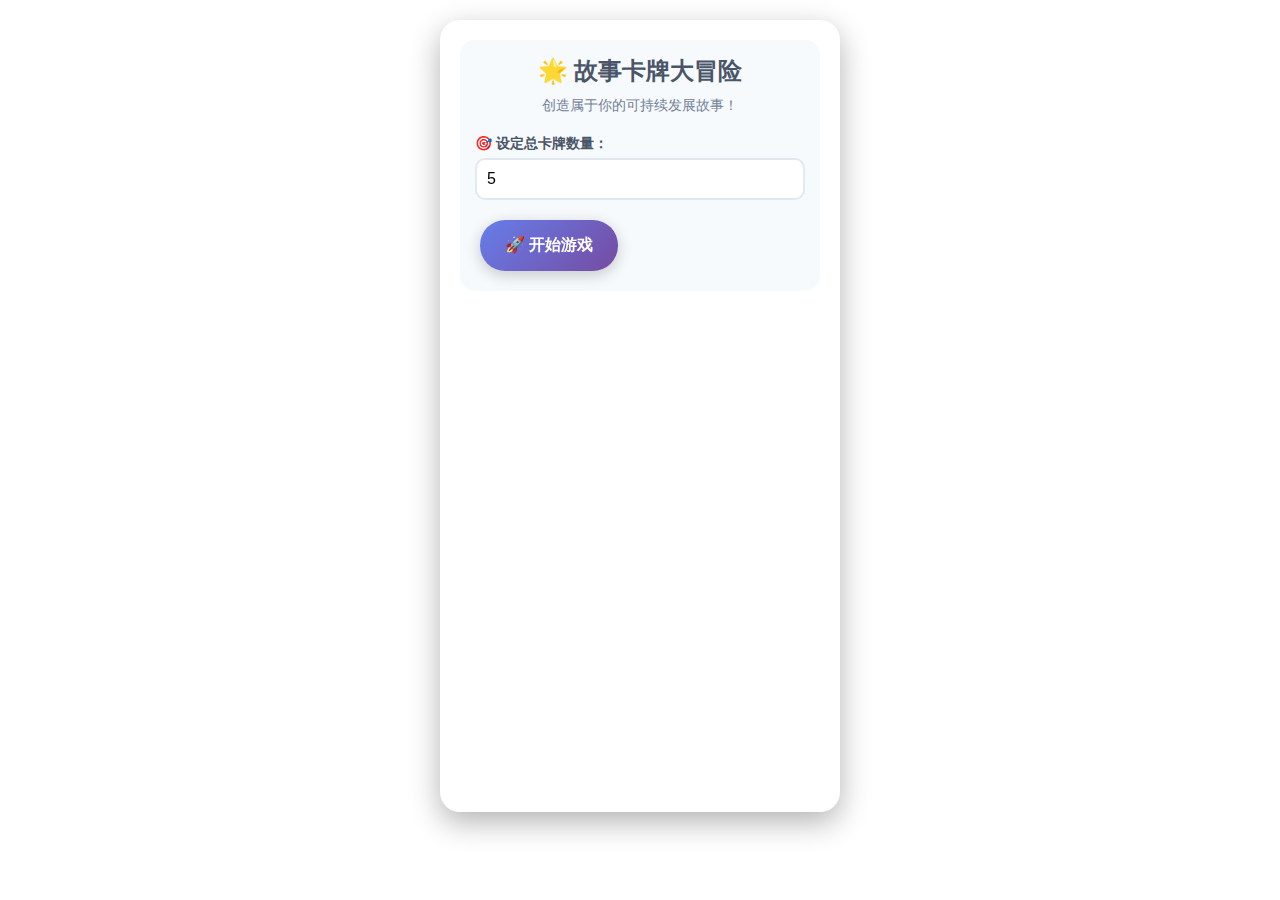
<file: index.html>
<!DOCTYPE html>
<html lang="zh">
<head>
    <meta charset="UTF-8">
    <meta name="viewport" content="width=device-width, initial-scale=1.0, user-scalable=no">
    <title>🌟 故事卡牌大冒险</title>
    <link rel="stylesheet" href="style.css">
</head>
<body>
    <div class="container" style="height: 3000px;">

        <div class="settings" id="settingsPanel">
            <div class="header">
                <h1 class="title">🌟 故事卡牌大冒险</h1>
                <p class="subtitle">创造属于你的可持续发展故事！</p>
            </div>
            <div class="setting-group">
                <label class="setting-label">🎯 设定总卡牌数量：</label>
                <input type="number" class="setting-input" id="totalCards" value="5" min="3" max="20">
            </div>
            <button class="button" onclick="startGame()">🚀 开始游戏</button>
        </div>
        
        <div id="gamePanel" style="display: none;">

         <div style="text-align: center;">
                <button class="button" id="drawButton" onclick="drawCard()">🎴 抽卡</button>
                <!-- <button class="button button-secondary" onclick="getStoryHint()" id="hintButton" style="display: none;">💡 故事提示</button> -->
                <button class="button button-secondary" onclick="restartGame()">🔄 重开</button>
            </div>


            <div class="game-info">
                <p>🎲 卡牌进度：<span id="currentCard">0</span> / <span id="totalCardsDisplay">5</span></p>
                <div class="progress">
                    <div class="progress-bar">
                        <div class="progress-fill" id="progressFill" style="width: 0%"></div>
                    </div>
                </div>
            </div>
            
            <div class="card-display" id="cardDisplay">
                <div class="empty-state">
                    点击下方按钮抽取你的第一张卡牌！✨
                </div>
            </div>
            
            <div class="cards-drawn" id="cardsDrawn" style="display: none;">
                <h3>📚 已抽取的卡牌：</h3>
                <div id="drawnCardsList"></div>
            </div>
            
 
            
            <div class="story-hint" id="storyHint" style="display: none;"></div>
        </div>
    </div>

    <script src="script.js"></script>
</body>
</html>
</file>
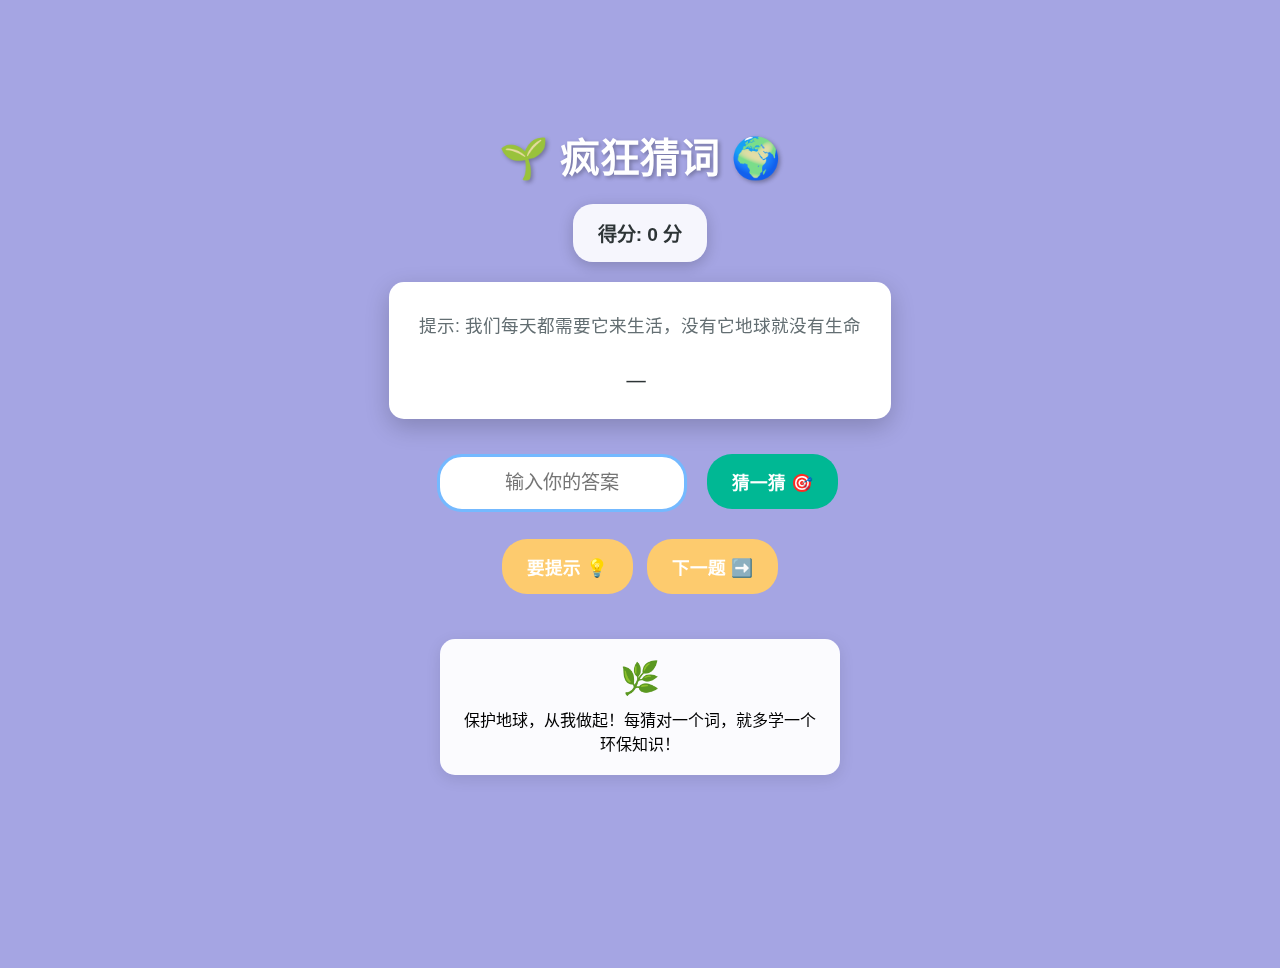
<file: caici/index.html>
<!DOCTYPE html>
<html lang="zh-CN">
<head>
    <meta charset="UTF-8">
    <meta name="viewport" content="width=device-width, initial-scale=1.0, user-scalable=no">
    <title>疯狂猜词 - 环保版</title>
    <style>
        * {
            margin: 0;
            padding: 0;
            box-sizing: border-box;
            -webkit-touch-callout: none;
            -webkit-user-select: none;
            user-select: none;
            /*background-color: black;*/
        }




        body {
            font-family: '微软雅黑', sans-serif;
            background: linear-gradient(135deg, #74b9ff 0%, #0984e3 100%);
            min-height: 100vh;
            overflow: hidden;
            position: fixed;
            width: 100%;
            touch-action: none;
            padding-bottom: calc(68px + env(safe-area-inset-bottom));
            background: #a5a5e3;
        }

        .game-container {
            display: flex;
            flex-direction: column;
            align-items: center;
            justify-content: center;
            min-height: 100vh;
            padding: 20px;
            position: relative;
        }

        .game-title {
            font-size: 2.5rem;
            color: white;
            text-shadow: 2px 2px 4px rgba(0,0,0,0.3);
            margin-bottom: 20px;
            animation: bounce 2s infinite;
        }

        .score-board {
            background: rgba(255,255,255,0.9);
            padding: 15px 25px;
            border-radius: 20px;
            margin-bottom: 20px;
            box-shadow: 0 4px 15px rgba(0,0,0,0.2);
        }

        .score {
            font-size: 1.2rem;
            color: #2d3436;
            font-weight: bold;
        }

        .word-display {
            background: white;
            padding: 30px;
            border-radius: 15px;
            margin-bottom: 30px;
            box-shadow: 0 8px 25px rgba(0,0,0,0.2);
            min-width: 300px;
            text-align: center;
        }

        .hint {
            font-size: 1.1rem;
            color: #636e72;
            margin-bottom: 15px;
        }

        .word-letters {
            font-size: 2rem;
            font-weight: bold;
            color: #2d3436;
            letter-spacing: 8px;
            font-family: monospace;
        }

        .input-area {
            margin-bottom: 20px;
        }

        .guess-input {
            padding: 15px 20px;
            font-size: 1.2rem;
            border: 3px solid #74b9ff;
            border-radius: 25px;
            outline: none;
            width: 250px;
            text-align: center;
            margin-right: 10px;
        }

        .btn {
            padding: 15px 25px;
            font-size: 1.1rem;
            font-weight: bold;
            border: none;
            border-radius: 25px;
            cursor: pointer;
            transition: all 0.3s ease;
            margin: 5px;
        }

        .btn-primary {
            background: #00b894;
            color: white;
        }

        .btn-primary:hover {
            background: #00a085;
            transform: translateY(-2px);
        }

        .btn-secondary {
            background: #fdcb6e;
            color: white;
        }

        .btn-secondary:hover {
            background: #f39c12;
            transform: translateY(-2px);
        }

        .message {
            padding: 15px 25px;
            border-radius: 15px;
            margin: 10px 0;
            font-weight: bold;
            text-align: center;
            animation: fadeIn 0.5s ease;
        }

        .message.correct {
            background: #00b894;
            color: white;
        }

        .message.wrong {
            background: #e17055;
            color: white;
        }

        .eco-tips {
            background: rgba(255,255,255,0.95);
            padding: 20px;
            border-radius: 15px;
            margin-top: 20px;
            max-width: 400px;
            text-align: center;
            box-shadow: 0 4px 15px rgba(0,0,0,0.1);
        }

        .eco-icon {
            font-size: 2rem;
            margin-bottom: 10px;
        }

        @keyframes bounce {
            0%, 20%, 50%, 80%, 100% { transform: translateY(0); }
            40% { transform: translateY(-10px); }
            60% { transform: translateY(-5px); }
        }

        @keyframes fadeIn {
            from { opacity: 0; transform: translateY(20px); }
            to { opacity: 1; transform: translateY(0); }
        }

        /* iPhone适配 */
        @supports (padding-bottom: env(safe-area-inset-bottom)) {
            body {
                padding-bottom: calc(68px + env(safe-area-inset-bottom));
            }
        }

        /* 响应式设计 */
        @media (max-width: 480px) {
            .game-title {
                font-size: 2rem;
            }
            
            .word-display {
                min-width: 250px;
                padding: 20px;
            }
            
            .word-letters {
                font-size: 1.5rem;
                letter-spacing: 5px;
            }
            
            .guess-input {
                width: 200px;
                margin-bottom: 10px;
            }
        }
    </style>
</head>
<body>
    <div class="game-container">
        <h1 class="game-title">🌱 疯狂猜词 🌍</h1>
        
        <div class="score-board">
            <div class="score">得分: <span id="score">0</span> 分</div>
        </div>

        <div class="word-display">
            <div class="hint" id="hint">提示: 我们每天都需要它来生活</div>
            <div class="word-letters" id="wordDisplay">_ _ _</div>
        </div>

        <div class="input-area">
            <input type="text" class="guess-input" id="guessInput" placeholder="输入你的答案">
            <button class="btn btn-primary" onclick="checkAnswer()">猜一猜 🎯</button>
        </div>

        <div class="input-area">
            <button class="btn btn-secondary" onclick="getHint()">要提示 💡</button>
            <button class="btn btn-secondary" onclick="nextWord()">下一题 ➡️</button>
        </div>

        <div id="message"></div>

        <div class="eco-tips">
            <div class="eco-icon">🌿</div>
            <div>保护地球，从我做起！每猜对一个词，就多学一个环保知识！</div>
        </div>
    </div>

    <script>
        // 防止页面滑动
        document.addEventListener('touchmove', function(e) {
            e.preventDefault();
        }, { passive: false });

        // 防止双击缩放
        let lastTouchEnd = 0;
        document.addEventListener('touchend', function(e) {
            let now = (new Date()).getTime();
            if (now - lastTouchEnd <= 300) {
                e.preventDefault();
            }
            lastTouchEnd = now;
        }, false);

        const words = [
            { word: '水', hint: '我们每天都需要它来生活，没有它地球就没有生命', tips: '💧 节约用水，保护水资源！' },
            { word: '树', hint: '它是地球的肺，能制造新鲜空气', tips: '🌳 多种树，让地球更绿！' },
            { word: '垃圾分类', hint: '把不同的废物放到不同的桶里', tips: '🗂️ 垃圾分类，变废为宝！' },
            { word: '太阳能', hint: '来自天空中那个大火球的清洁能源', tips: '☀️ 使用清洁能源，减少污染！' },
            { word: '回收', hint: '让旧东西变成新东西的魔法', tips: '♻️ 回收利用，循环使用！' },
            { word: '节能', hint: '少用一些电和能量的好习惯', tips: '💡 节约能源，保护环境！' },
            { word: '绿色出行', hint: '走路、骑车或坐公交去玩', tips: '🚲 绿色出行，减少尾气！' },
            { word: '环保袋', hint: '去超市购物时可以重复使用的袋子', tips: '🛍️ 使用环保袋，减少塑料！' },
            { word: '空气', hint: '我们呼吸的看不见的东西', tips: '🌬️ 保护空气，健康呼吸！' },
            { word: '花草', hint: '美丽的植物朋友们', tips: '🌸 爱护花草，美化环境！' }
        ];

        let currentWordIndex = 0;
        let score = 0;
        let hintsUsed = 0;

        function displayWord() {
            const current = words[currentWordIndex];
            const wordLength = current.word.length;
            document.getElementById('hint').textContent = `提示: ${current.hint}`;
            document.getElementById('wordDisplay').textContent = '_ '.repeat(wordLength).trim();
            document.getElementById('guessInput').value = '';
            document.getElementById('message').innerHTML = '';
            hintsUsed = 0;
        }

        function checkAnswer() {
            const guess = document.getElementById('guessInput').value.trim();
            const correct = words[currentWordIndex].word;
            const messageDiv = document.getElementById('message');

            if (guess === correct) {
                score += (10 - hintsUsed * 2);
                document.getElementById('score').textContent = score;
                messageDiv.innerHTML = `
                    <div class="message correct">
                        🎉 太棒了！答对了！<br>
                        ${words[currentWordIndex].tips}
                    </div>
                `;
                setTimeout(() => {
                    nextWord();
                }, 2000);
            } else {
                messageDiv.innerHTML = `
                    <div class="message wrong">
                        😅 再想想吧！不是"${guess}"哦
                    </div>
                `;
                setTimeout(() => {
                    document.getElementById('message').innerHTML = '';
                }, 1500);
            }
        }

        function getHint() {
            const current = words[currentWordIndex];
            const word = current.word;
            hintsUsed++;
            
            if (hintsUsed === 1) {
                // 显示第一个字
                let display = word[0];
                for (let i = 1; i < word.length; i++) {
                    display += ' _';
                }
                document.getElementById('wordDisplay').textContent = display;
            } else if (hintsUsed === 2) {
                // 显示更多字
                let display = '';
                for (let i = 0; i < word.length; i++) {
                    if (i === 0 || i === Math.floor(word.length / 2)) {
                        display += word[i] + ' ';
                    } else {
                        display += '_ ';
                    }
                }
                document.getElementById('wordDisplay').textContent = display.trim();
            } else {
                document.getElementById('message').innerHTML = `
                    <div class="message">💡 已经给了很多提示啦！再仔细想想</div>
                `;
                setTimeout(() => {
                    document.getElementById('message').innerHTML = '';
                }, 1500);
            }
        }

        function nextWord() {
            currentWordIndex = (currentWordIndex + 1) % words.length;
            displayWord();
        }

        // 回车键提交答案
        document.getElementById('guessInput').addEventListener('keypress', function(e) {
            if (e.key === 'Enter') {
                checkAnswer();
            }
        });

        // 初始化游戏
        displayWord();
    </script>
</body>
</html>
</file>
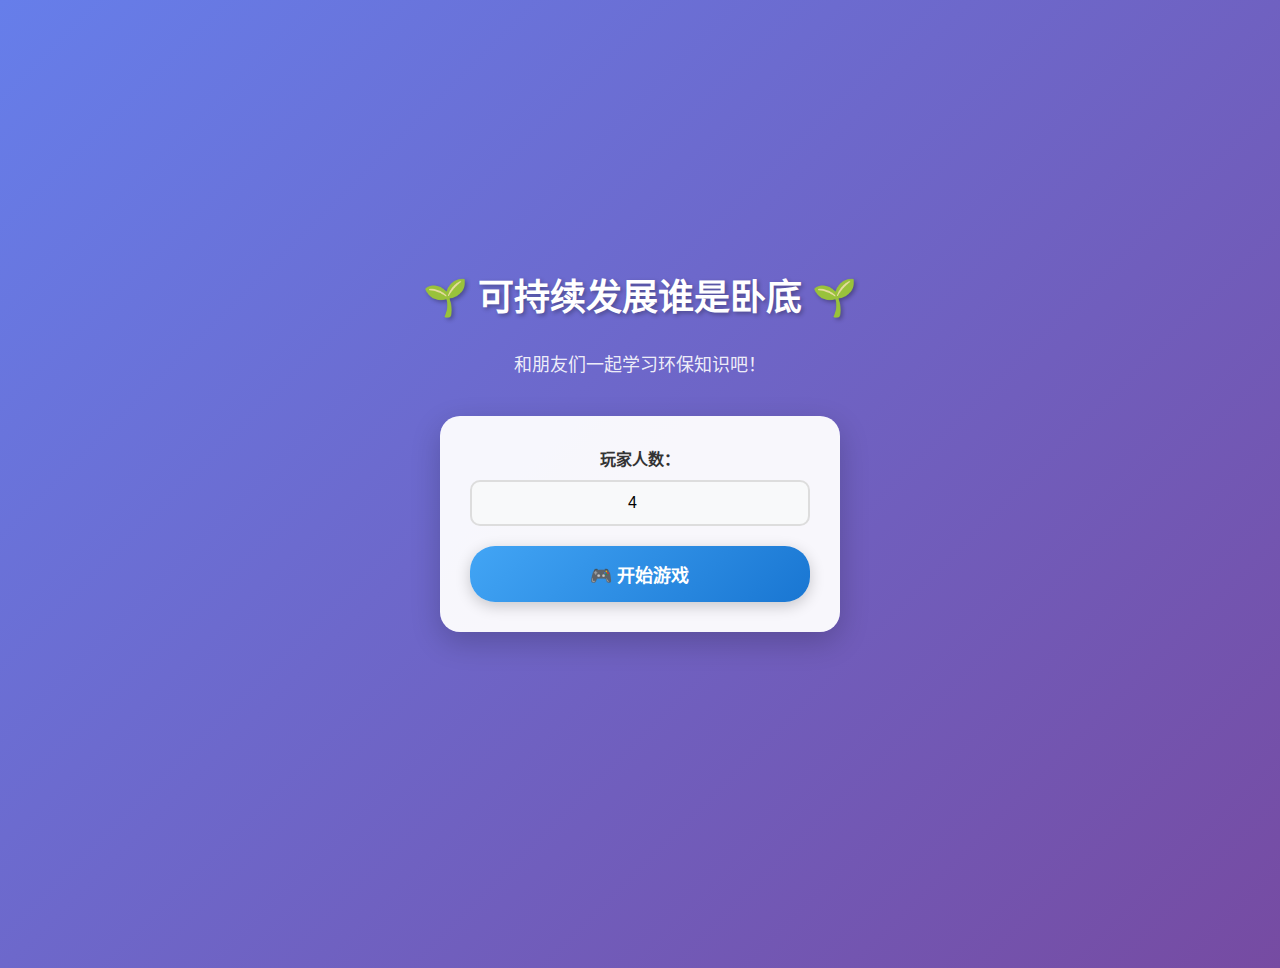
<file: wodi/index.html>
<!DOCTYPE html>
<html lang="zh-CN">
<head>
    <meta charset="UTF-8">
    <meta name="viewport" content="width=device-width, initial-scale=1.0, user-scalable=no">
    <title>可持续发展 - 谁是卧底</title>
    <link rel="stylesheet" href="styles.css">
</head>
<body>
    <div class="container">
        <h1 class="title">🌱 可持续发展谁是卧底 🌱</h1>
        <p class="subtitle">和朋友们一起学习环保知识吧！</p>
        
        <!-- 游戏设置页 -->
        <div class="game-setup" id="gameSetup">
            <div class="player-input">
                <label for="playerCount">玩家人数：</label>
                <input type="number" id="playerCount" min="3" max="8" value="4" />
            </div>
            <button class="start-btn" id="startBtn">🎮 开始游戏</button>
        </div>
        
        <!-- 游戏进行页 -->
        <div class="game-area" id="gameArea">
            <div class="current-player">
                <div class="player-name" id="currentPlayerName">玩家 1</div>
                <div class="player-number" id="playerProgress">1 / 4</div>
            </div>
            
            <div class="card">
                <div class="word" id="wordDisplay">竹制品</div>
                <div class="word-description" id="wordDescription">环保可降解的天然材料制品</div>
            </div>
            
            <div>
                <button class="next-btn" id="nextBtn">👀 我看完了</button>
                <button class="reveal-btn" id="revealBtn">🎯 揭晓答案</button>
            </div>
        </div>
        
        <!-- 游戏结束页 -->
        <div class="game-end" id="gameEnd">
            <h2 class="end-title">🎉 游戏结束！</h2>
            <div class="word-reveal">
                <h3>平民词汇：<span id="civilianWord"></span></h3>
                <p id="civilianDesc"></p>
            </div>
            <div class="word-reveal">
                <h3>卧底词汇：<span id="spyWord"></span></h3>
                <p id="spyDesc"></p>
            </div>
            <button class="restart-btn" id="restartBtn">🔄 再玩一次</button>
        </div>
    </div>

    <script src="script.js"></script>
</body>
</html>
</file>
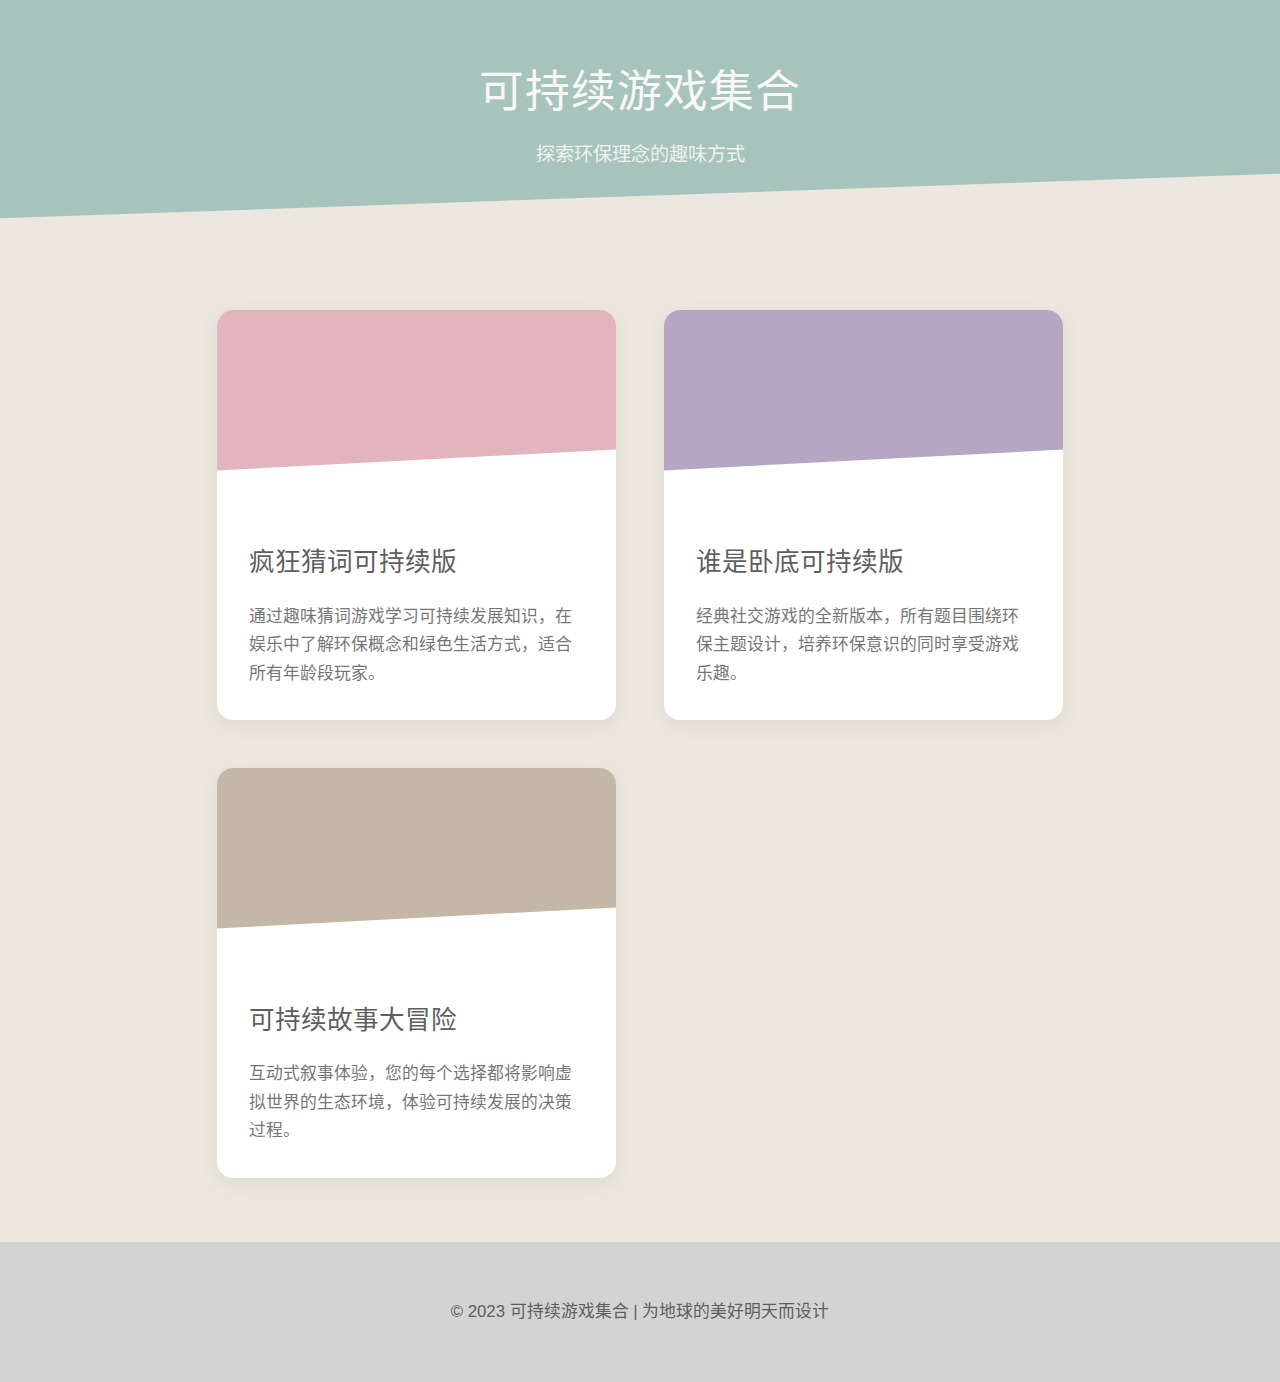
<file: sustainable.html>
<!DOCTYPE html>
<html lang="zh-CN">
<head>
    <meta charset="UTF-8">
    <meta name="viewport" content="width=device-width, initial-scale=1.0">
    <title>可持续游戏集合</title>
    <style>
        :root {
            /* 莫兰迪色系 - 每个颜色都不同 */
            --header-bg: #a7c4bc;  /* 莫兰迪绿 */
            --card1-bg: #e2b4bd;   /* 莫兰迪粉 */
            --card2-bg: #b5a7c4;   /* 莫兰迪紫 */
            --card3-bg: #c4b7a7;   /* 莫兰迪米 */
            --footer-bg: #d3d3d3;   /* 莫兰迪灰 */
            --text-dark: #5e5e5e;   /* 深灰 */
            --text-light: #f8f8f8; /* 浅色文字 */
            --bg-color: #f0f0f0;    /* 背景浅灰 */
            --shadow-color: rgba(94, 94, 94, 0.1); /* 阴影色 */
        }
        
        body {
            font-family: 'Helvetica Neue', Arial, sans-serif;
            line-height: 1.6;
            color: var(--text-dark);
            background-color: #ECE8DF;
            margin: 0;
            padding: 0;
            display: flex;
            flex-direction: column;
            min-height: 100vh;
        }
        
        header {
            background-color: var(--header-bg);
            color: var(--text-light);
            text-align: center;
            padding: 3.5rem 0;
            position: relative;
            overflow: hidden;
        }
        
        header::after {
            content: "";
            position: absolute;
            bottom: -50px;
            left: 0;
            right: 0;
            height: 100px;
            background: #ECE8DF;
            transform: skewY(-2deg);
            z-index: 1;
        }
        
        .header-content {
            position: relative;
            z-index: 2;
        }
        
        h1 {
            margin: 0;
            font-size: 2.8rem;
            font-weight: 300;
            letter-spacing: 1px;
        }
        
        .subtitle {
            font-weight: 300;
            margin-top: 0.8rem;
            opacity: 0.9;
            font-size: 1.2rem;
        }
        
        .container {
            max-width: 1200px;
            margin: 4rem auto;
            padding: 0 2rem;
            flex: 1;
            z-index: 2;
            position: relative;
        }
        
        .games-grid {
            display: grid;
            grid-template-columns: repeat(auto-fit, minmax(320px, 1fr));
            gap: 3rem;
        }
        
        .game-card {
            background: white;
            border-radius: 16px;
            overflow: hidden;
            box-shadow: 0 6px 18px var(--shadow-color);
            transition: all 0.4s cubic-bezier(0.25, 0.8, 0.25, 1);
            text-decoration: none;
            color: inherit;
            display: flex;
            flex-direction: column;
            height: 100%;
        }
        
        .game-card:hover {
            transform: translateY(-10px);
            box-shadow: 0 12px 24px var(--shadow-color);
        }
        
        .game-image {
            height: 200px;
            display: flex;
            align-items: center;
            justify-content: center;
            position: relative;
            overflow: hidden;
        }
        
        .game-image::after {
            content: "";
            position: absolute;
            bottom: -50px;
            left: 0;
            right: 0;
            height: 100px;
            background: white;
            transform: skewY(-3deg);
        }
        
        #caici {
            background-color: var(--card1-bg);
        }
        
        #wodi {
            background-color: var(--card2-bg);
        }
        
        #story {
            background-color: var(--card3-bg);
        }
        
        .game-content {
            padding: 2rem;
            flex-grow: 1;
        }
        
        .game-title {
            margin: 0 0 1.2rem 0;
            font-size: 1.6rem;
            font-weight: 400;
            color: var(--text-dark);
        }
        
        .game-description {
            margin: 0;
            color: var(--text-dark);
            opacity: 0.85;
            line-height: 1.7;
            font-size: 1.05rem;
        }
        
        footer {
            text-align: center;
            padding: 2.5rem;
            background-color: var(--footer-bg);
            color: var(--text-dark);
            margin-top: auto;
            font-weight: 300;
            font-size: 1.05rem;
        }
        
        @media (max-width: 768px) {
            .games-grid {
                grid-template-columns: 1fr;
                gap: 2.5rem;
            }
            
            h1 {
                font-size: 2.2rem;
            }
            
            .container {
                margin: 3rem auto;
                padding: 0 1.5rem;
            }
            
            .game-image {
                height: 180px;
            }
        }
    </style>
</head>
<body>
    <header>
        <div class="header-content">
            <h1>可持续游戏集合</h1>
            <p class="subtitle">探索环保理念的趣味方式</p>
        </div>
    </header>
    
    <div class="container">
        <div class="games-grid">
            <a href="https://erinchen16.github.io/game/caici/" class="game-card">
                <div class="game-image" id="caici"></div>
                <div class="game-content">
                    <h3 class="game-title">疯狂猜词可持续版</h3>
                    <p class="game-description">通过趣味猜词游戏学习可持续发展知识，在娱乐中了解环保概念和绿色生活方式，适合所有年龄段玩家。</p>
                </div>
            </a>
            
            <a href="https://erinchen16.github.io/game/wodi/" class="game-card">
                <div class="game-image" id="wodi"></div>
                <div class="game-content">
                    <h3 class="game-title">谁是卧底可持续版</h3>
                    <p class="game-description">经典社交游戏的全新版本，所有题目围绕环保主题设计，培养环保意识的同时享受游戏乐趣。</p>
                </div>
            </a>
            
            <a href="https://erinchen16.github.io/game" class="game-card">
                <div class="game-image" id="story"></div>
                <div class="game-content">
                    <h3 class="game-title">可持续故事大冒险</h3>
                    <p class="game-description">互动式叙事体验，您的每个选择都将影响虚拟世界的生态环境，体验可持续发展的决策过程。</p>
                </div>
            </a>
        </div>
    </div>
    
    <footer>
        <p>© 2023 可持续游戏集合 | 为地球的美好明天而设计</p>
    </footer>
</body>
</html>
</file>
<file: style.css>
* {
    margin: 0;
    padding: 0;
    box-sizing: border-box;
}

body {
    font-family: 'Comic Sans MS', cursive, sans-serif;
    background: linear-gradient(135deg, #667eea 0%, #764ba2 100%);
    min-height: 100vh;
    padding: 20px;
    padding-bottom: calc(68px + env(safe-area-inset-bottom, 20px));
    overflow-x: hidden;
    overflow-y: auto;
    touch-action: manipulation;
    -webkit-overflow-scrolling: touch;
    position: fixed;
    width: 100%;
    height: 100%;
}

.container {
    max-width: 400px;
    margin: 0 auto;
    background: white;
    border-radius: 20px;
    padding: 20px;
    box-shadow: 0 10px 30px rgba(0,0,0,0.3);
    animation: fadeIn 0.8s ease-out;
    height: fit-content;
    max-height: calc(100vh - 40px - 68px - env(safe-area-inset-bottom, 20px));
    overflow-y: auto;
}

@keyframes fadeIn {
    from { opacity: 0; transform: translateY(30px); }
    to { opacity: 1; transform: translateY(0); }
}

.header {
    text-align: center;
    margin-bottom: 20px;
}

.title {
    font-size: 24px;
    color: #4a5568;
    margin-bottom: 10px;
}

.subtitle {
    font-size: 14px;
    color: #718096;
    margin-bottom: 15px;
}

.settings {
    background: #f7fafc;
    border-radius: 15px;
    padding: 15px;
    margin-bottom: 20px;
}

.setting-group {
    margin-bottom: 15px;
}

.setting-label {
    display: block;
    font-size: 14px;
    font-weight: bold;
    color: #4a5568;
    margin-bottom: 5px;
}

.setting-input {
    width: 100%;
    padding: 10px;
    border: 2px solid #e2e8f0;
    border-radius: 10px;
    font-size: 16px;
    background: white;
}

.card-display {
    background: white;
    border: 3px dashed #cbd5e0;
    border-radius: 15px;
    padding: 30px 20px;
    text-align: center;
    margin-bottom: 20px;
    min-height: 160px;
    display: flex;
    flex-direction: column;
    justify-content: center;
    align-items: center;
}

.card {
    background: linear-gradient(135deg, #667eea 0%, #764ba2 100%);
    color: white;
    border-radius: 15px;
    padding: 20px;
    margin: 10px 0;
    box-shadow: 0 8px 25px rgba(0,0,0,0.15);
    transform: scale(1);
    transition: all 0.3s ease;
    animation: cardPop 0.6s ease-out;
    width: 100%;
    max-width: 300px;
}

@keyframes cardPop {
    0% { transform: scale(0) rotate(180deg); opacity: 0; }
    50% { transform: scale(1.1) rotate(10deg); opacity: 0.8; }
    100% { transform: scale(1) rotate(0deg); opacity: 1; }
}

.card.character { background: linear-gradient(135deg, #ff6b6b, #ee5a52); }
.card.goal { background: linear-gradient(135deg, #4ecdc4, #44a08d); }
.card.location { background: linear-gradient(135deg, #45b7d1, #96c93d); }
.card.item { background: linear-gradient(135deg, #f093fb, #f5576c); }
.card.action { background: linear-gradient(135deg, #ffecd2, #fcb69f); color: #333; }

.card-icon {
    font-size: 36px;
    margin-bottom: 10px;
}

.card-title {
    font-size: 18px;
    font-weight: bold;
    margin-bottom: 8px;
}

.card-type {
    font-size: 12px;
    opacity: 0.8;
    margin-bottom: 8px;
    text-transform: uppercase;
    letter-spacing: 1px;
    background: rgba(0,0,0,0.1);
    padding: 3px 8px;
    border-radius: 10px;
    display: inline-block;
}

.card-description {
    font-size: 12px;
    opacity: 0.9;
}

.button {
    background: linear-gradient(135deg, #667eea 0%, #764ba2 100%);
    color: white;
    border: none;
    padding: 15px 25px;
    border-radius: 25px;
    font-size: 16px;
    font-weight: bold;
    cursor: pointer;
    transition: all 0.3s ease;
    margin: 5px;
    box-shadow: 0 4px 15px rgba(0,0,0,0.2);
}

.button:hover {
    transform: translateY(-2px);
    box-shadow: 0 6px 20px rgba(0,0,0,0.25);
}

.button:active {
    transform: translateY(0);
}

.button:disabled {
    opacity: 0.6;
    cursor: not-allowed;
    transform: none;
}

.button-secondary {
    background: linear-gradient(135deg, #ffeaa7, #fab1a0);
    color: #333;
}

.game-info {
    background: #e6fffa;
    border: 2px solid #4fd1c7;
    border-radius: 15px;
    padding: 15px;
    margin-bottom: 20px;
    text-align: center;
}

.story-hint {
    background: #fff5f5;
    border: 2px solid #feb2b2;
    border-radius: 15px;
    padding: 15px;
    margin: 15px 0;
    font-size: 14px;
    line-height: 1.5;
}

.cards-drawn {
    background: #f0fff4;
    border-radius: 15px;
    padding: 15px;
    margin-bottom: 20px;
}

.cards-drawn h3 {
    color: #38a169;
    margin-bottom: 10px;
    font-size: 16px;
}

.mini-card {
    display: inline-block;
    background: #e6fffa;
    border: 1px solid #4fd1c7;
    border-radius: 8px;
    padding: 5px 10px;
    margin: 3px;
    font-size: 12px;
}

.progress {
    margin-bottom: 20px;
}

.progress-bar {
    background: #e2e8f0;
    height: 8px;
    border-radius: 4px;
    overflow: hidden;
}

.progress-fill {
    background: linear-gradient(135deg, #4ecdc4, #44a08d);
    height: 100%;
    transition: width 0.5s ease;
}

.empty-state {
    color: #a0aec0;
    font-size: 18px;
}

@media (max-width: 480px) {
    .container {
        margin: 0;
        border-radius: 0;
        padding: 15px;
        max-width: 100%;
    }
    
    .title {
        font-size: 20px;
    }
    
    .button {
        padding: 12px 20px;
        font-size: 14px;
    }
}
</file>
<file: wodi/styles.css>
* {
    margin: 0;
    padding: 0;
    box-sizing: border-box;
}

body {
    font-family: -apple-system, BlinkMacSystemFont, 'Arial', sans-serif;
    background: linear-gradient(135deg, #667eea 0%, #764ba2 100%);
    min-height: 100vh;
    overflow: hidden;
    touch-action: manipulation;
    padding-bottom: env(safe-area-inset-bottom);
    padding-bottom: 68px;
}

.container {
    max-width: 100vw;
    height: 100vh;
    padding: 20px;
    display: flex;
    flex-direction: column;
    justify-content: center;
    align-items: center;
    position: relative;
}

.title {
    font-size: clamp(24px, 6vw, 36px);
    color: white;
    text-align: center;
    margin-bottom: 30px;
    text-shadow: 2px 2px 4px rgba(0,0,0,0.3);
    font-weight: bold;
}

.subtitle {
    font-size: clamp(14px, 4vw, 18px);
    color: rgba(255,255,255,0.9);
    text-align: center;
    margin-bottom: 40px;
}

.game-setup {
    background: rgba(255,255,255,0.95);
    border-radius: 20px;
    padding: 30px;
    box-shadow: 0 10px 30px rgba(0,0,0,0.2);
    width: 100%;
    max-width: 400px;
    text-align: center;
}

.player-input {
    margin-bottom: 20px;
}

.player-input label {
    display: block;
    margin-bottom: 10px;
    font-weight: bold;
    color: #333;
    font-size: clamp(14px, 4vw, 16px);
}

.player-input input {
    width: 100%;
    padding: 12px;
    border: 2px solid #ddd;
    border-radius: 10px;
    font-size: clamp(14px, 4vw, 16px);
    text-align: center;
    background: #f8f9fa;
}

.start-btn {
    background: linear-gradient(135deg, #42a5f5, #1976d2);
    color: white;
    border: none;
    padding: 15px 30px;
    border-radius: 25px;
    font-size: clamp(16px, 4vw, 18px);
    font-weight: bold;
    cursor: pointer;
    transition: all 0.3s ease;
    box-shadow: 0 4px 15px rgba(0,0,0,0.2);
    width: 100%;
}

.start-btn:hover {
    transform: translateY(-2px);
    box-shadow: 0 6px 20px rgba(0,0,0,0.3);
}

.game-area {
    display: none;
    flex-direction: column;
    align-items: center;
    width: 100%;
    max-width: 500px;
}

.current-player {
    background: rgba(255,255,255,0.95);
    border-radius: 15px;
    padding: 20px;
    margin-bottom: 20px;
    text-align: center;
    box-shadow: 0 5px 15px rgba(0,0,0,0.2);
    width: 100%;
}

.player-name {
    font-size: clamp(18px, 5vw, 24px);
    font-weight: bold;
    color: #333;
    margin-bottom: 10px;
}

.player-number {
    font-size: clamp(14px, 4vw, 16px);
    color: #666;
}

.card {
    background: white;
    border-radius: 20px;
    padding: 40px 20px;
    text-align: center;
    box-shadow: 0 10px 30px rgba(0,0,0,0.2);
    margin: 20px 0;
    min-height: 200px;
    display: flex;
    flex-direction: column;
    justify-content: center;
    align-items: center;
    width: 100%;
    max-width: 350px;
}

.word {
    font-size: clamp(24px, 7vw, 36px);
    font-weight: bold;
    color: #2e7d32;
    margin-bottom: 10px;
    text-shadow: 1px 1px 2px rgba(0,0,0,0.1);
}

.word-description {
    font-size: clamp(12px, 3.5vw, 14px);
    color: #666;
    line-height: 1.4;
}

.next-btn, .restart-btn, .reveal-btn {
    background: linear-gradient(135deg, #4caf50, #2e7d32);
    color: white;
    border: none;
    padding: 15px 30px;
    border-radius: 25px;
    font-size: clamp(14px, 4vw, 16px);
    font-weight: bold;
    cursor: pointer;
    margin: 10px;
    transition: all 0.3s ease;
    box-shadow: 0 4px 15px rgba(0,0,0,0.2);
}

.reveal-btn {
    background: linear-gradient(135deg, #ff9800, #f57c00);
}

.restart-btn {
    background: linear-gradient(135deg, #9c27b0, #673ab7);
}

.next-btn:hover, .restart-btn:hover, .reveal-btn:hover {
    transform: translateY(-2px);
    box-shadow: 0 6px 20px rgba(0,0,0,0.3);
}

.game-end {
    display: none;
    background: rgba(255,255,255,0.95);
    border-radius: 20px;
    padding: 30px;
    text-align: center;
    box-shadow: 0 10px 30px rgba(0,0,0,0.2);
    width: 100%;
    max-width: 400px;
}

.end-title {
    font-size: clamp(20px, 5vw, 28px);
    font-weight: bold;
    color: #333;
    margin-bottom: 20px;
}

.word-reveal {
    background: #f8f9fa;
    border: 2px solid #e9ecef;
    border-radius: 15px;
    padding: 20px;
    margin: 20px 0;
}

.word-reveal h3 {
    color: #2e7d32;
    font-size: clamp(16px, 4vw, 20px);
    margin-bottom: 10px;
}

.word-reveal p {
    color: #666;
    font-size: clamp(14px, 3.5vw, 16px);
}

@media (max-height: 600px) {
    .container {
        padding: 10px;
        justify-content: flex-start;
        padding-top: 20px;
    }
    
    .title {
        font-size: clamp(20px, 5vw, 28px);
        margin-bottom: 20px;
    }
    
    .subtitle {
        margin-bottom: 20px;
    }
}

@media (orientation: landscape) and (max-height: 500px) {
    .container {
        flex-direction: row;
        justify-content: space-around;
        align-items: center;
        padding: 10px;
    }
    
    .title, .subtitle {
        display: none;
    }
    
    .card {
        min-height: 150px;
    }
}
</file>
